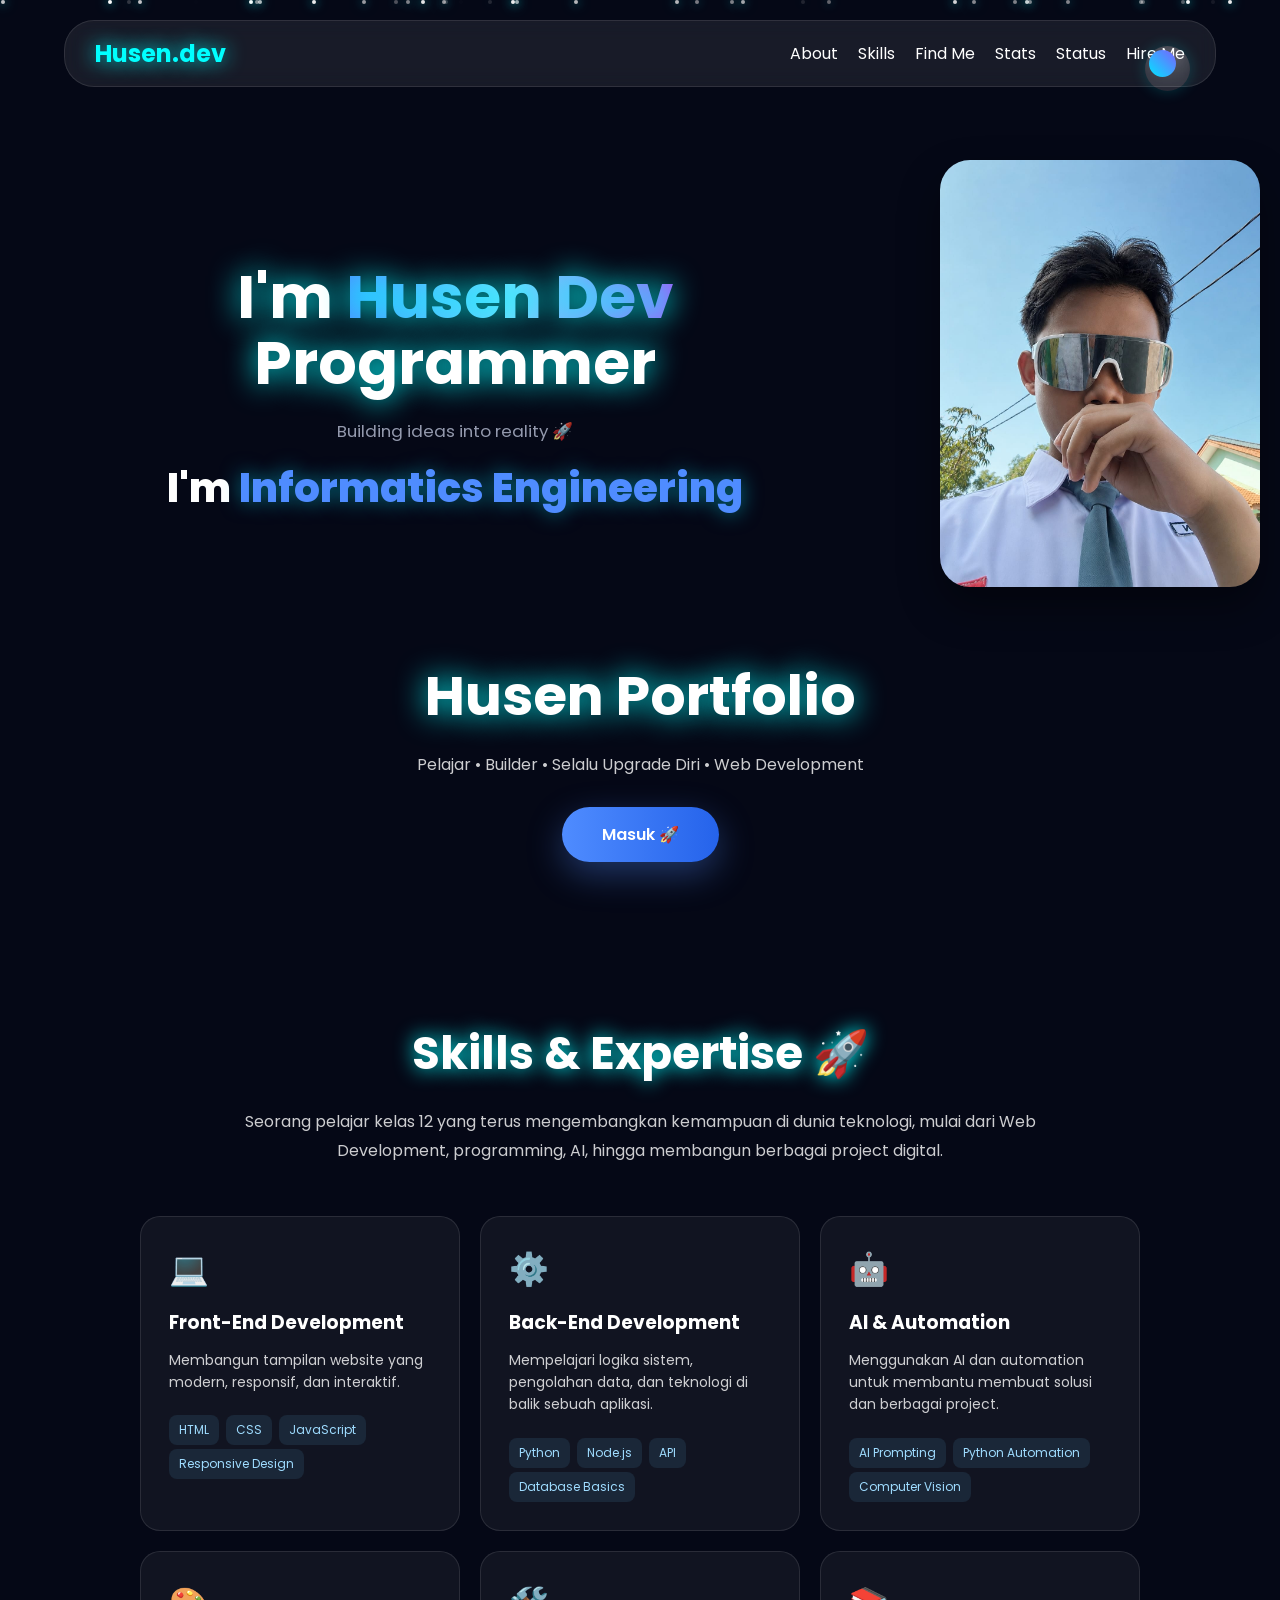
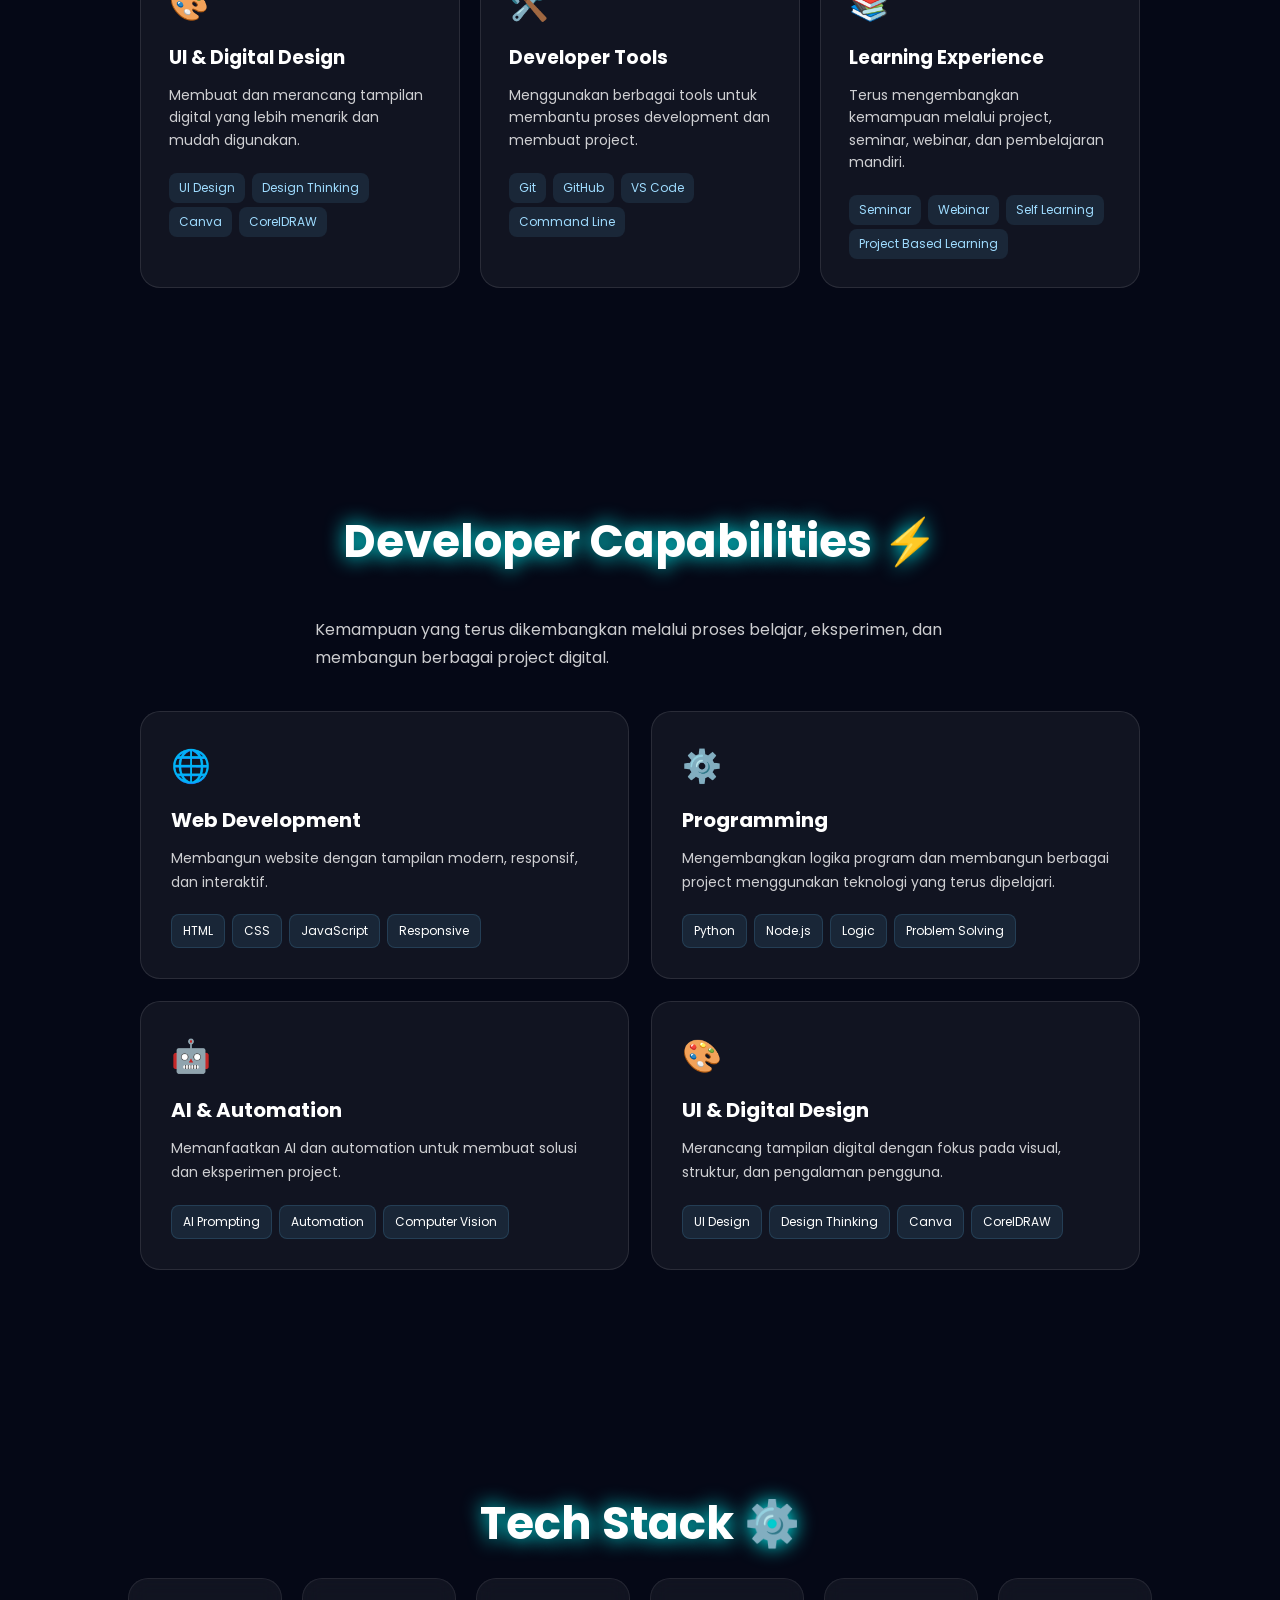
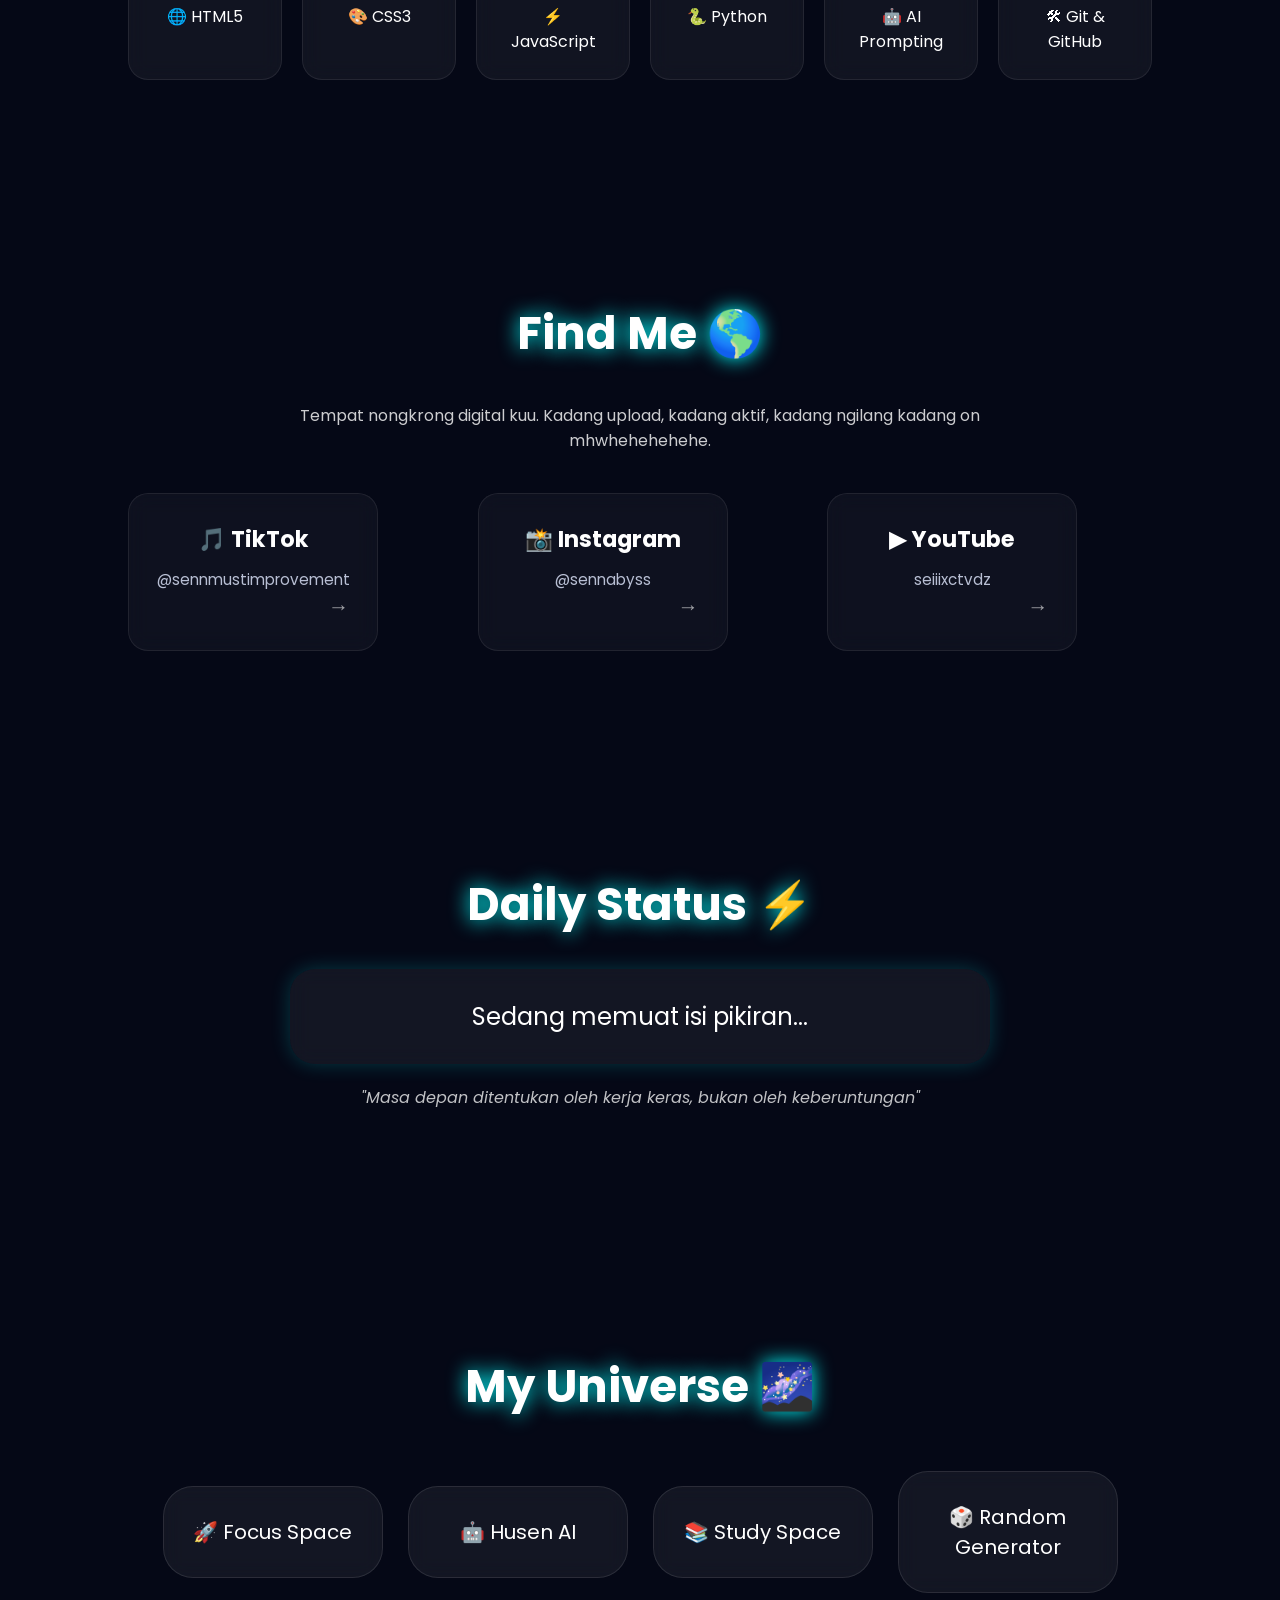
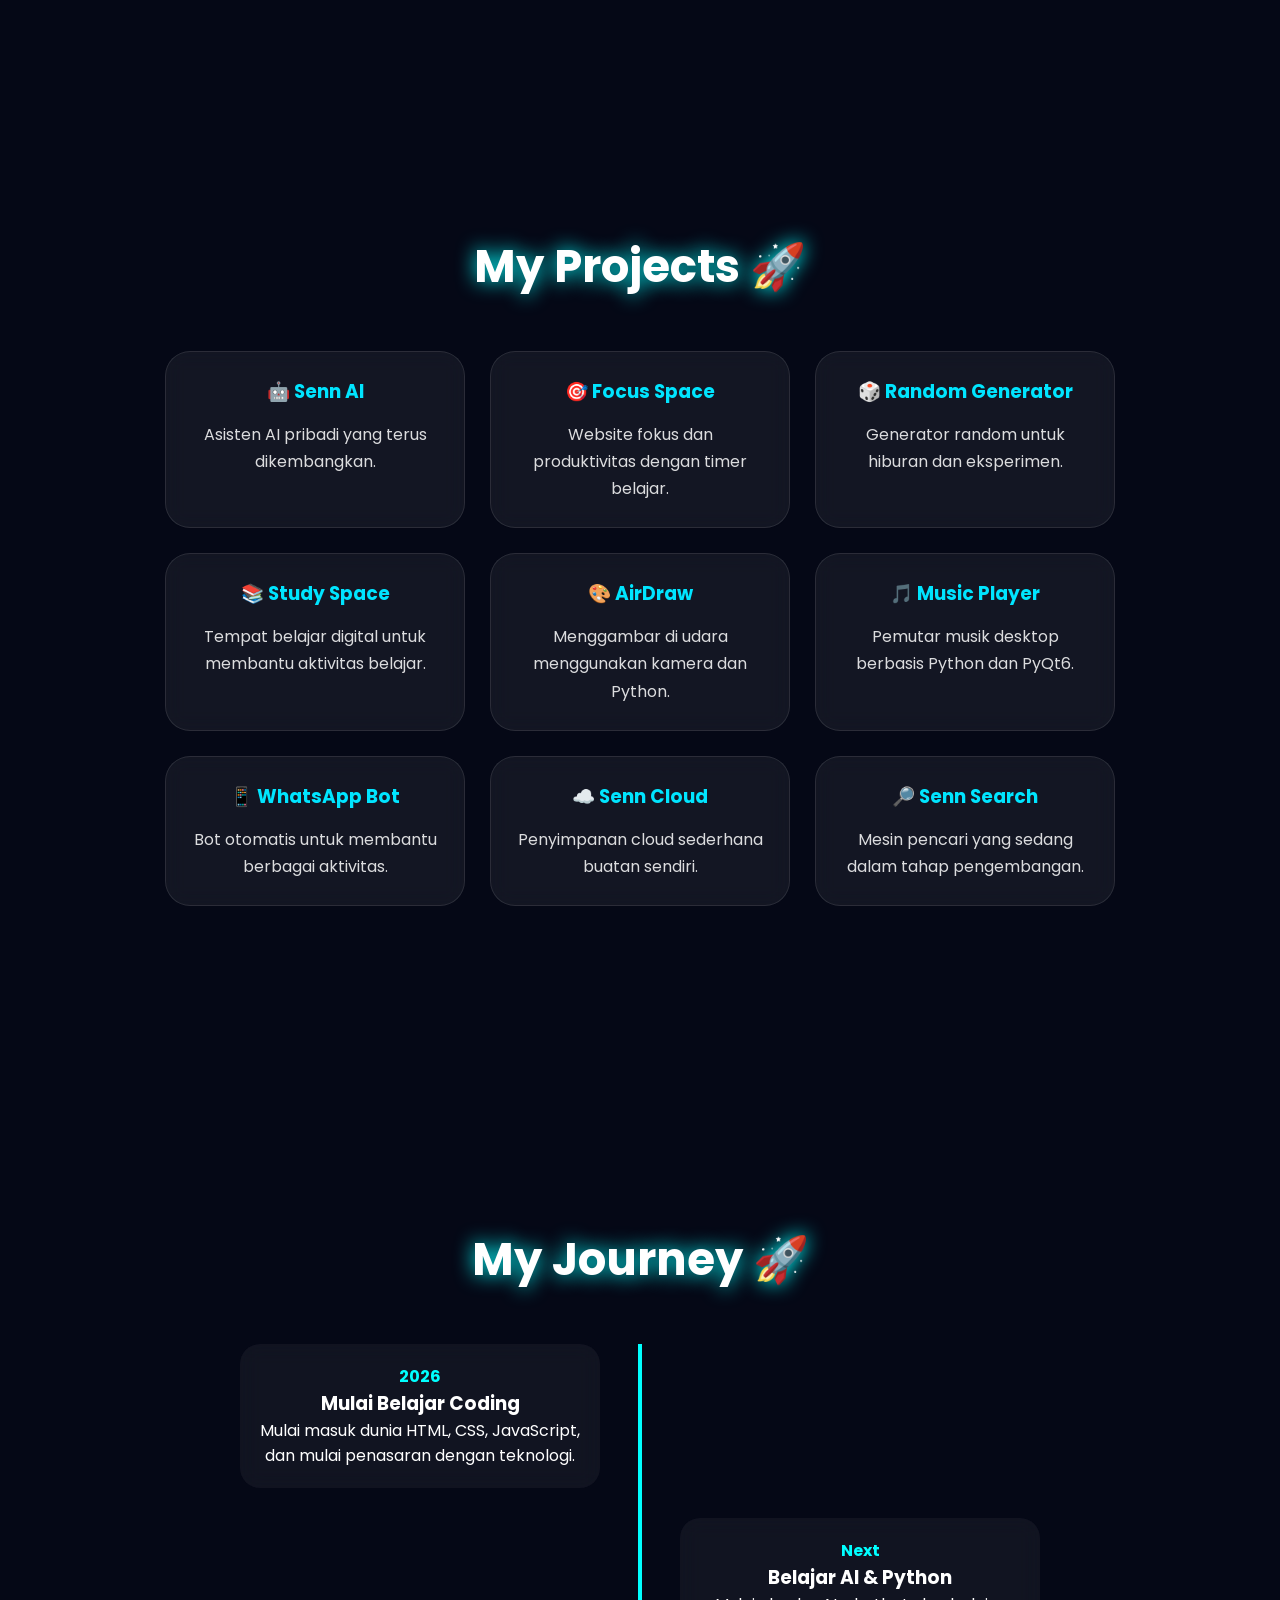
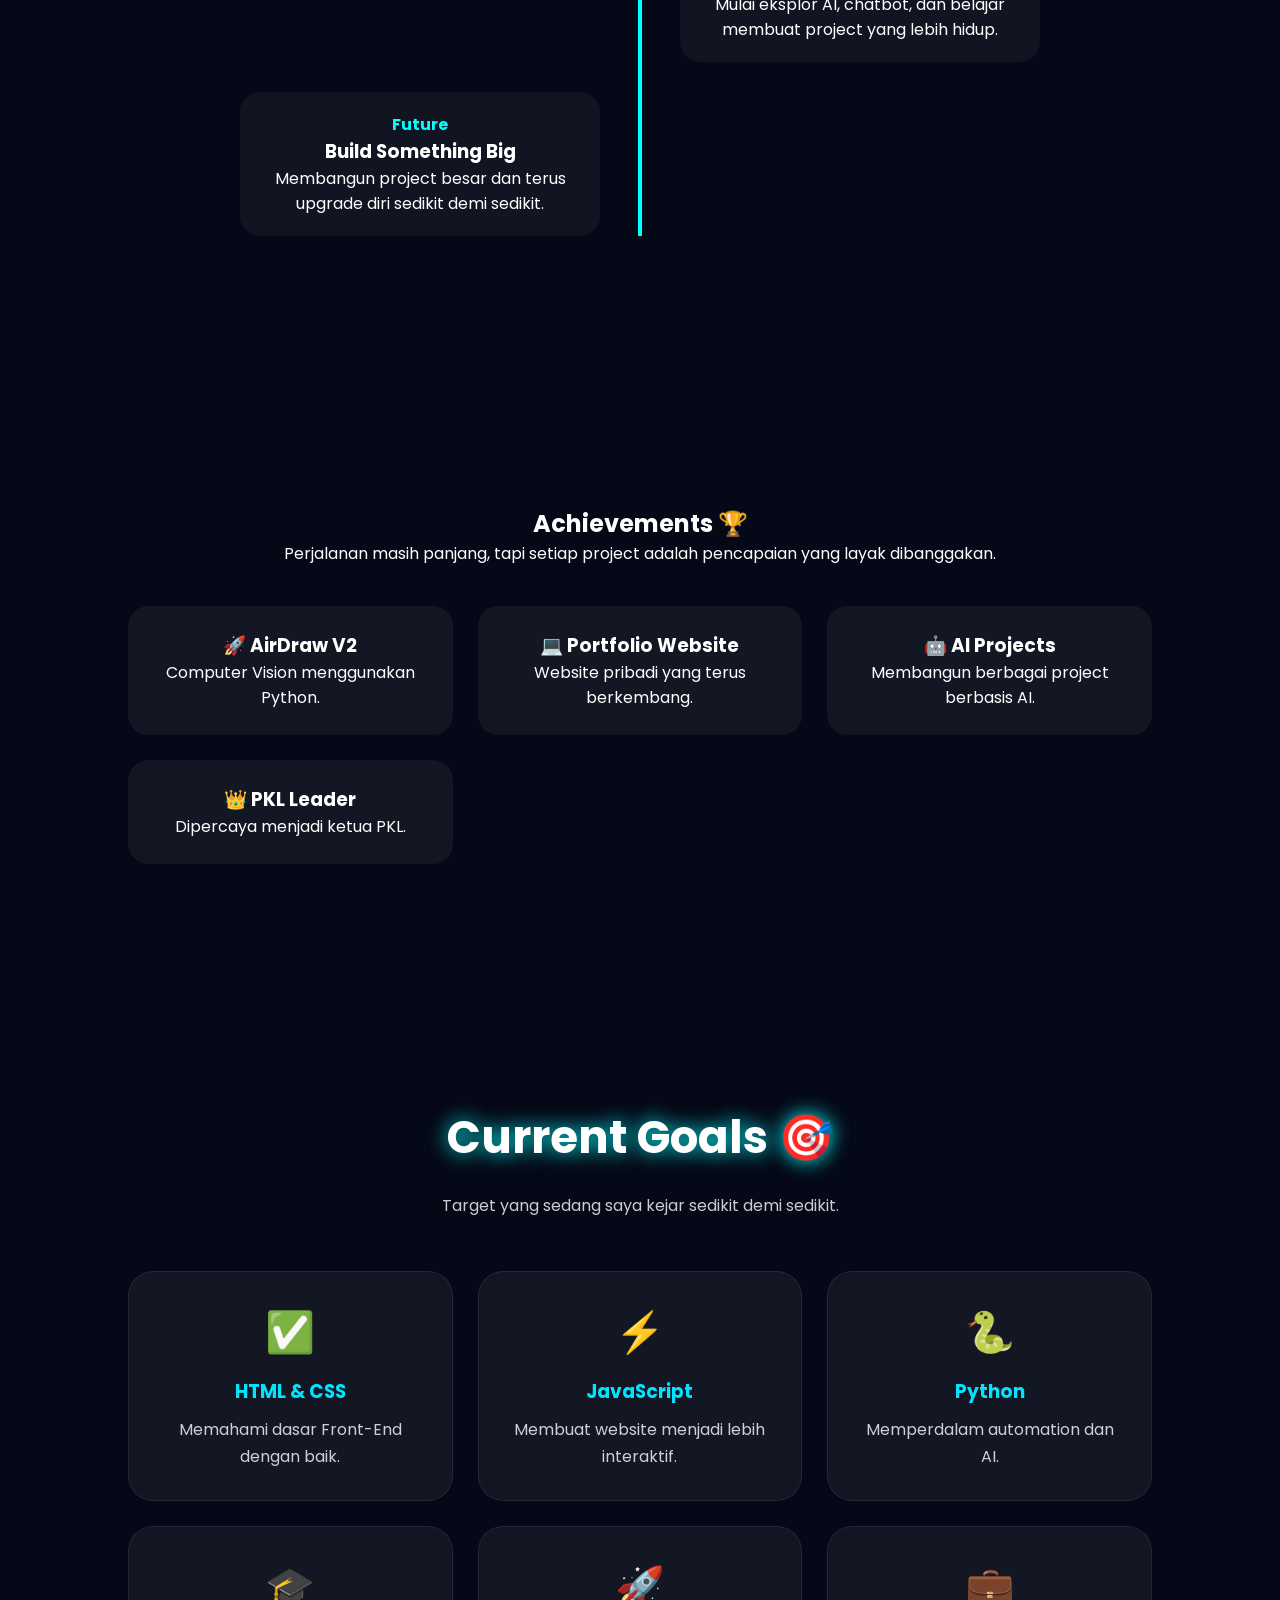
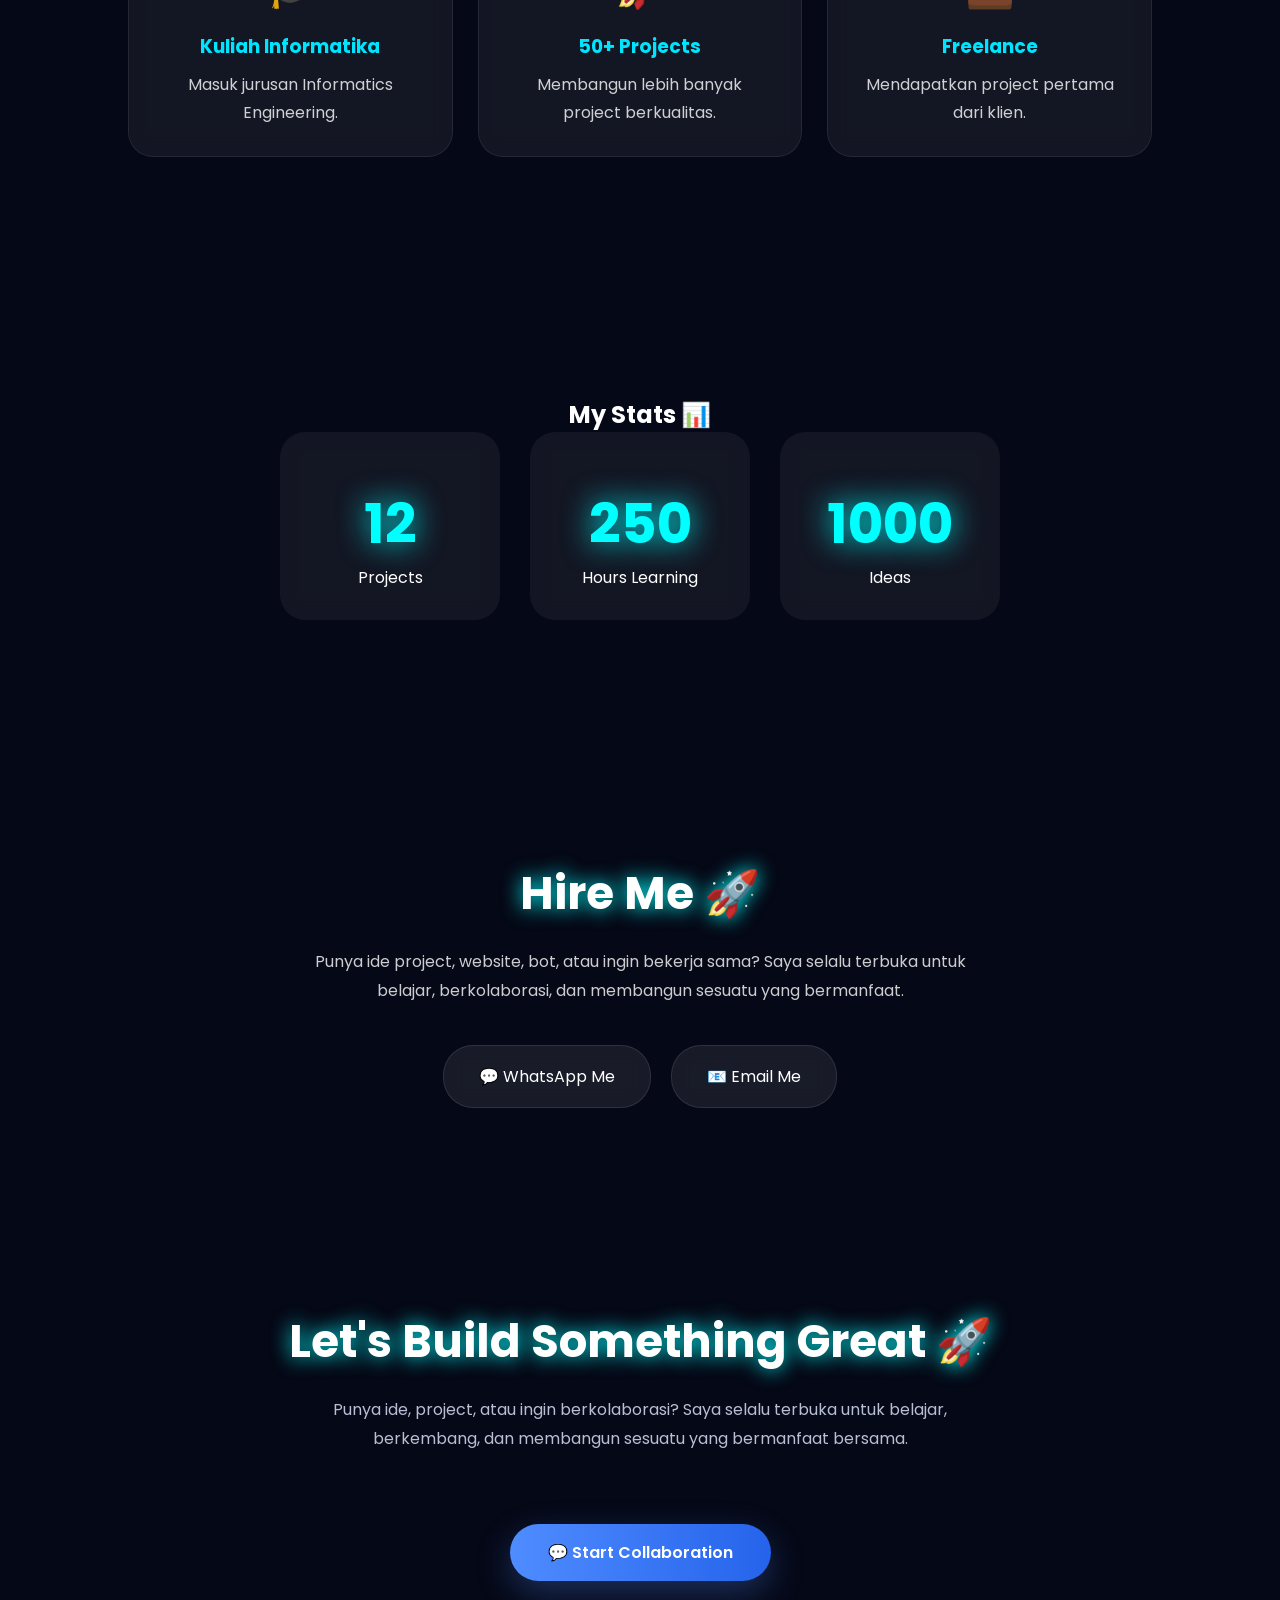
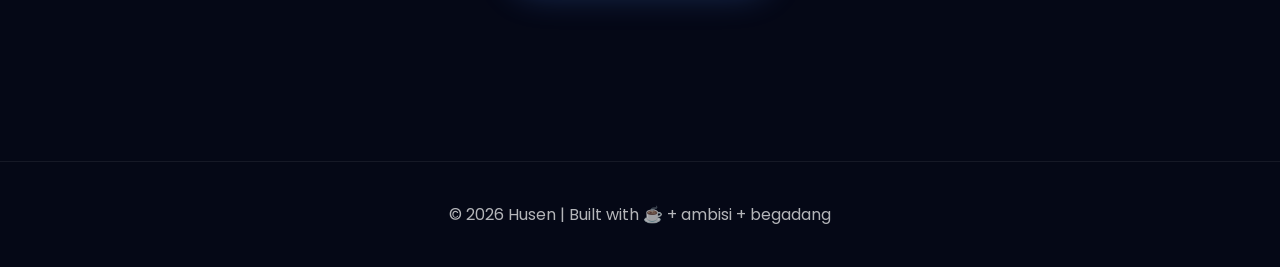
<file: index.html>
<!DOCTYPE html>
<html lang="id">
<head>
<meta charset="UTF-8">
<meta name="viewport" content="width=device-width,initial-scale=1.0">

<title>Husen Portfolio</title>

<meta name="description" content="Portfolio resmi Husen. Pelajar Informatika yang fokus pada Web Development, AI, Python, dan berbagai project digital.">

<meta name="author" content="Husen">

<meta name="theme-color" content="#111827">

<link rel="stylesheet" href="style.css">

<link href="https://fonts.googleapis.com/css2?family=Poppins:wght@300;400;700&display=swap" rel="stylesheet">

</head>
<body>

<div class="particles"></div>

<div id="loader">

<h1>Husen Portfolio ⚡</h1>

<p>Loading greatness...</p>

</div>

<header class="hero">

<div class="hero-container">

<div class="hero-text">

<h1 class="heroTitle">

I'm <span>Husen Dev</span><br>

Programmer

</h1>

<p class="heroSub">

Building ideas into reality 🚀
</p>

<h2 class="heroJob">

I'm <span>Informatics Engineering</span>

</h2>

</div>

<div class="tilt-card">

<img
id="profilePic"
src="husen.jpeg"

draggable="false">

</div>

</div>

<nav class="navbar">

<div class="logo">
Husen.dev
</div>

<ul>

<li><a href="#about">About</a></li>

<li><a href="#skills">Skills</a></li>

<li><a href="#social">Find Me</a></li>

<li><a href="#stats">Stats</a></li>

<li><a href="#quote">Status</a></li>
  
<li><a href="#hire">Hire Me</a></li>

</ul>

<div class="theme-switch" id="themeBtn">

<div class="switch-circle"></div>

</div>

</nav>

<h1 id="typing"></h1>

<p class="sub">
Pelajar • Builder • Selalu Upgrade Diri • Web Development
</p>

<a href="#about">
<button>Masuk 🚀</button>
</a>

</header>

<section id="about" class="hidden">

<h2>Skills & Expertise 🚀</h2>

<p class="about-text">
Seorang pelajar kelas 12 yang terus mengembangkan kemampuan di dunia teknologi,
mulai dari Web Development, programming, AI, hingga membangun berbagai project digital.
</p>

<div class="expertise-grid">

<div class="expertise-card">
<div class="expertise-icon">💻</div>

<h3>Front-End Development</h3>

<p>
Membangun tampilan website yang modern, responsif, dan interaktif.
</p>

<span>HTML</span>
<span>CSS</span>
<span>JavaScript</span>
<span>Responsive Design</span>

</div>


<div class="expertise-card">
<div class="expertise-icon">⚙️</div>

<h3>Back-End Development</h3>

<p>
Mempelajari logika sistem, pengolahan data, dan teknologi di balik sebuah aplikasi.
</p>

<span>Python</span>
<span>Node.js</span>
<span>API</span>
<span>Database Basics</span>

</div>


<div class="expertise-card">
<div class="expertise-icon">🤖</div>

<h3>AI & Automation</h3>

<p>
Menggunakan AI dan automation untuk membantu membuat solusi dan berbagai project.
</p>

<span>AI Prompting</span>
<span>Python Automation</span>
<span>Computer Vision</span>

</div>


<div class="expertise-card">
<div class="expertise-icon">🎨</div>

<h3>UI & Digital Design</h3>

<p>
Membuat dan merancang tampilan digital yang lebih menarik dan mudah digunakan.
</p>

<span>UI Design</span>
<span>Design Thinking</span>
<span>Canva</span>
<span>CorelDRAW</span>

</div>


<div class="expertise-card">
<div class="expertise-icon">🛠️</div>

<h3>Developer Tools</h3>

<p>
Menggunakan berbagai tools untuk membantu proses development dan membuat project.
</p>

<span>Git</span>
<span>GitHub</span>
<span>VS Code</span>
<span>Command Line</span>

</div>


<div class="expertise-card">
<div class="expertise-icon">📚</div>

<h3>Learning Experience</h3>

<p>
Terus mengembangkan kemampuan melalui project, seminar, webinar, dan pembelajaran mandiri.
</p>

<span>Seminar</span>
<span>Webinar</span>
<span>Self Learning</span>
<span>Project Based Learning</span>

</div>

</div>

</section>

<section id="skills" class="hidden">

<h2>Developer Capabilities ⚡</h2>

<p class="skills-intro">
Kemampuan yang terus dikembangkan melalui proses belajar,
eksperimen, dan membangun berbagai project digital.
</p>

<div class="capabilities-grid">

    <div class="capability-card">
        <div class="capability-icon">🌐</div>
        <h3>Web Development</h3>
        <p>
            Membangun website dengan tampilan modern, responsif,
            dan interaktif.
        </p>

        <div class="capability-tags">
            <span>HTML</span>
            <span>CSS</span>
            <span>JavaScript</span>
            <span>Responsive</span>
        </div>
    </div>


    <div class="capability-card">
        <div class="capability-icon">⚙️</div>
        <h3>Programming</h3>
        <p>
            Mengembangkan logika program dan membangun berbagai
            project menggunakan teknologi yang terus dipelajari.
        </p>

        <div class="capability-tags">
            <span>Python</span>
            <span>Node.js</span>
            <span>Logic</span>
            <span>Problem Solving</span>
        </div>
    </div>


    <div class="capability-card">
        <div class="capability-icon">🤖</div>
        <h3>AI & Automation</h3>
        <p>
            Memanfaatkan AI dan automation untuk membuat solusi
            dan eksperimen project.
        </p>

        <div class="capability-tags">
            <span>AI Prompting</span>
            <span>Automation</span>
            <span>Computer Vision</span>
        </div>
    </div>


    <div class="capability-card">
        <div class="capability-icon">🎨</div>
        <h3>UI & Digital Design</h3>
        <p>
            Merancang tampilan digital dengan fokus pada visual,
            struktur, dan pengalaman pengguna.
        </p>

        <div class="capability-tags">
            <span>UI Design</span>
            <span>Design Thinking</span>
            <span>Canva</span>
            <span>CorelDRAW</span>
        </div>
    </div>

</div>

</section>
  
<section id="tech" class="hidden">

<h2>Tech Stack ⚙️</h2>

<div class="tech-grid">

<div class="tech-card">🌐 HTML5</div>
<div class="tech-card">🎨 CSS3</div>
<div class="tech-card">⚡ JavaScript</div>
<div class="tech-card">🐍 Python</div>
<div class="tech-card">🤖 AI Prompting</div>
<div class="tech-card">🛠 Git & GitHub</div>

</div>

</section>

<section id="social" class="hidden">

<h2>Find Me 🌎</h2>

<p class="social-text">
Tempat nongkrong digital kuu. Kadang upload, kadang aktif, kadang ngilang kadang on mhwhehehehehe.
</p>

<div class="social-box">

<a href="https://www.tiktok.com/@sennmustimprovement" target="_blank">
<h3>🎵 TikTok</h3>
<p>@sennmustimprovement</p>
</a>

<a href="https://instagram.com/sennabyss" target="_blank">
<h3>📸 Instagram</h3>
<p>@sennabyss</p>
</a>

<a href="https://youtube.com/@seiiixctvdz" target="_blank">
<h3>▶ YouTube</h3>
<p>seiiixctvdz</p>
</a>

</div>

</section>

<section id="quote" class="hidden">

<h2>Daily Status ⚡</h2>

<p id="kata">
Sedang memuat isi pikiran...
</p>
<p class="kata-bawah">
"Masa depan ditentukan oleh kerja keras, bukan oleh keberuntungan"
</p>
</section>

<section id="universe">

<h2>My Universe 🌌</h2>

<div class="universe-box">

<a href="focus.html">🚀 Focus Space</a>

<a href="ai.html">🤖 Husen AI</a>

<a href="study.html">📚 Study Space</a>

<a href="random.html">🎲 Random Generator</a>

</div>

</section>

<section id="projects" class="hidden">

<h2>My Projects 🚀</h2>

<div class="project-grid">

<div class="project-card">
<h3>🤖 Senn AI</h3>
<p>Asisten AI pribadi yang terus dikembangkan.</p>
</div>

<div class="project-card">
<h3>🎯 Focus Space</h3>
<p>Website fokus dan produktivitas dengan timer belajar.</p>
</div>

<div class="project-card">
<h3>🎲 Random Generator</h3>
<p>Generator random untuk hiburan dan eksperimen.</p>
</div>

<div class="project-card">
<h3>📚 Study Space</h3>
<p>Tempat belajar digital untuk membantu aktivitas belajar.</p>
</div>

<div class="project-card">
<h3>🎨 AirDraw</h3>
<p>Menggambar di udara menggunakan kamera dan Python.</p>
</div>

<div class="project-card">
<h3>🎵 Music Player</h3>
<p>Pemutar musik desktop berbasis Python dan PyQt6.</p>
</div>

<div class="project-card">
<h3>📱 WhatsApp Bot</h3>
<p>Bot otomatis untuk membantu berbagai aktivitas.</p>
</div>

<div class="project-card">
<h3>☁️ Senn Cloud</h3>
<p>Penyimpanan cloud sederhana buatan sendiri.</p>
</div>

<div class="project-card">
<h3>🔎 Senn Search</h3>
<p>Mesin pencari yang sedang dalam tahap pengembangan.</p>
</div>

</div>

</section>

<button id="topBtn">

↑

</button>

<script src="script.js"></script>

<section id="journey" class="hidden">

<h2>My Journey 🚀</h2>

<div class="timeline">

<div class="step">
<span>2026</span>
<h3>Mulai Belajar Coding</h3>
<p>
Mulai masuk dunia HTML, CSS, JavaScript, dan mulai penasaran dengan teknologi.
</p>
</div>

<div class="step">
<span>Next</span>
<h3>Belajar AI & Python</h3>
<p>
Mulai eksplor AI, chatbot, dan belajar membuat project yang lebih hidup.
</p>
</div>

<div class="step">
<span>Future</span>
<h3>Build Something Big</h3>
<p>
Membangun project besar dan terus upgrade diri sedikit demi sedikit.
</p>
</div>

</div>

</section>
<section id="achievement" class="hidden">

<h2>Achievements 🏆</h2>

<p class="achievement-text">
Perjalanan masih panjang, tapi setiap project adalah pencapaian yang layak dibanggakan.
</p>

<div class="achievement-grid">

<div class="achievement-card">
<h3>🚀 AirDraw V2</h3>
<p>Computer Vision menggunakan Python.</p>
</div>

<div class="achievement-card">
<h3>💻 Portfolio Website</h3>
<p>Website pribadi yang terus berkembang.</p>
</div>

<div class="achievement-card">
<h3>🤖 AI Projects</h3>
<p>Membangun berbagai project berbasis AI.</p>
</div>

<div class="achievement-card">
<h3>👑 PKL Leader</h3>
<p>Dipercaya menjadi ketua PKL.</p>
</div>

</div>

</section>
<section id="goals" class="hidden">

<h2>Current Goals 🎯</h2>

<p class="goals-text">
Target yang sedang saya kejar sedikit demi sedikit.
</p>

<div class="goal-list">

<div class="goal-card">
<span>✅</span>
<h3>HTML & CSS</h3>
<p>Memahami dasar Front-End dengan baik.</p>
</div>

<div class="goal-card">
<span>⚡</span>
<h3>JavaScript</h3>
<p>Membuat website menjadi lebih interaktif.</p>
</div>

<div class="goal-card">
<span>🐍</span>
<h3>Python</h3>
<p>Memperdalam automation dan AI.</p>
</div>

<div class="goal-card">
<span>🎓</span>
<h3>Kuliah Informatika</h3>
<p>Masuk jurusan Informatics Engineering.</p>
</div>

<div class="goal-card">
<span>🚀</span>
<h3>50+ Projects</h3>
<p>Membangun lebih banyak project berkualitas.</p>
</div>

<div class="goal-card">
<span>💼</span>
<h3>Freelance</h3>
<p>Mendapatkan project pertama dari klien.</p>
</div>

</div>

</section>
  
<section id="stats" class="hidden">

<h2>My Stats 📊</h2>

<div class="stats-box">

<div class="stat-card">
<h1 id="projectCount">0</h1>
<p>Projects</p>
</div>

<div class="stat-card">
<h1 id="learnCount">0</h1>
<p>Hours Learning</p>
</div>

<div class="stat-card">
<h1 id="coffeeCount">0</h1>
<p>Ideas</p>
</div>

</div>

</section>
<section id="hire" class="hidden">

<h2>Hire Me 🚀</h2>

<p class="hire-text">
Punya ide project, website, bot, atau ingin bekerja sama?
Saya selalu terbuka untuk belajar, berkolaborasi, dan membangun sesuatu yang bermanfaat.
</p>

<div class="hire-buttons">

<a href="https://wa.me/6287753361270" target="_blank">
💬 WhatsApp Me
</a>

<a href="mailto:hussein.ulumudin01@gmail.com">
📧 Email Me
</a>

</div>
<section id="cta" class="hidden">

    <h2>Let's Build Something Great 🚀</h2>

    <p>
        Punya ide, project, atau ingin berkolaborasi?
        Saya selalu terbuka untuk belajar, berkembang, dan membangun sesuatu yang bermanfaat bersama.
    </p>

    <div class="cta-buttons">
        <a href="https://wa.me/6287753361270" target="_blank">
            <button>💬 Start Collaboration</button>
        </a>
    </div>

</section>
  
</section>
  
<footer>

<p>
© 2026 Husen | Built with ☕ + ambisi + begadang
</p>

</footer>
</body>
</html>
</file>
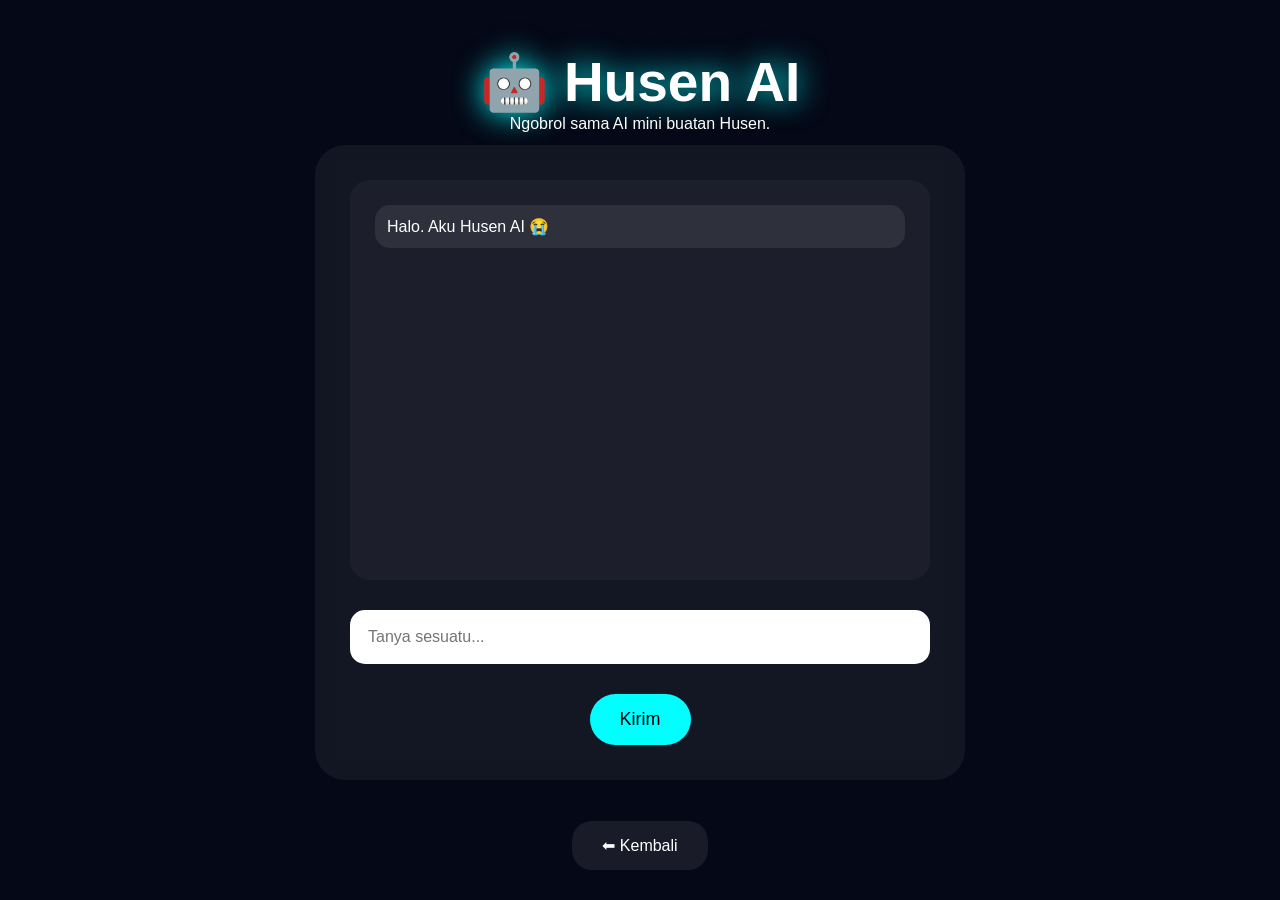
<file: ai.html>
<!DOCTYPE html>
<html>

<head>

<title>🤖 Husen AI</title>

<link rel="stylesheet"
href="style.css">

</head>

<body>

<section class="ai-page">

<h1>🤖 Husen AI</h1>

<p>

Ngobrol sama AI mini buatan Husen.

</p>

<div class="ai-box">

<div id="chatBox">

<div class="ai-message">

Halo. Aku Husen AI 😭

</div>

</div>

<input
type="text"
id="userInput"

placeholder=
"Tanya sesuatu...">

<button
onclick="sendMessage()">

Kirim

</button>

</div>

<a
class="backBtn"
href="index.html">

⬅ Kembali

</a>

</section>

<script>

function sendMessage(){

let input=

document.getElementById(
"userInput"
);

let text=
input.value
.toLowerCase();

if(text=="")
return;

let chat=
document.getElementById(
"chatBox"
);

chat.innerHTML+=

`<div class=
"user-message">

${text}

</div>`;

let reply="";

if(
text.includes(
"halo"
)
)

reply=
"Halooooooo jugaaaaaa 😭";

else if(
text.includes(
"siapa kamu"
)
)

reply=
"Aku Husen AI";

else if(
text.includes(
"capek" 
)
)

reply=
"Pelan juga progress 🗿";

else if(
text.includes(
"semangat"
)
)

reply=
"Kamu lebih kuat dari tugas numpuk 😭🔥";

else

reply=
"Aku belum sepintar ChatGPT 😭";

chat.innerHTML+=

`<div class=
"ai-message">

${reply}

</div>`;

input.value="";

chat.scrollTop=
chat.scrollHeight;

}

</script>

</body>

</html>
</file>
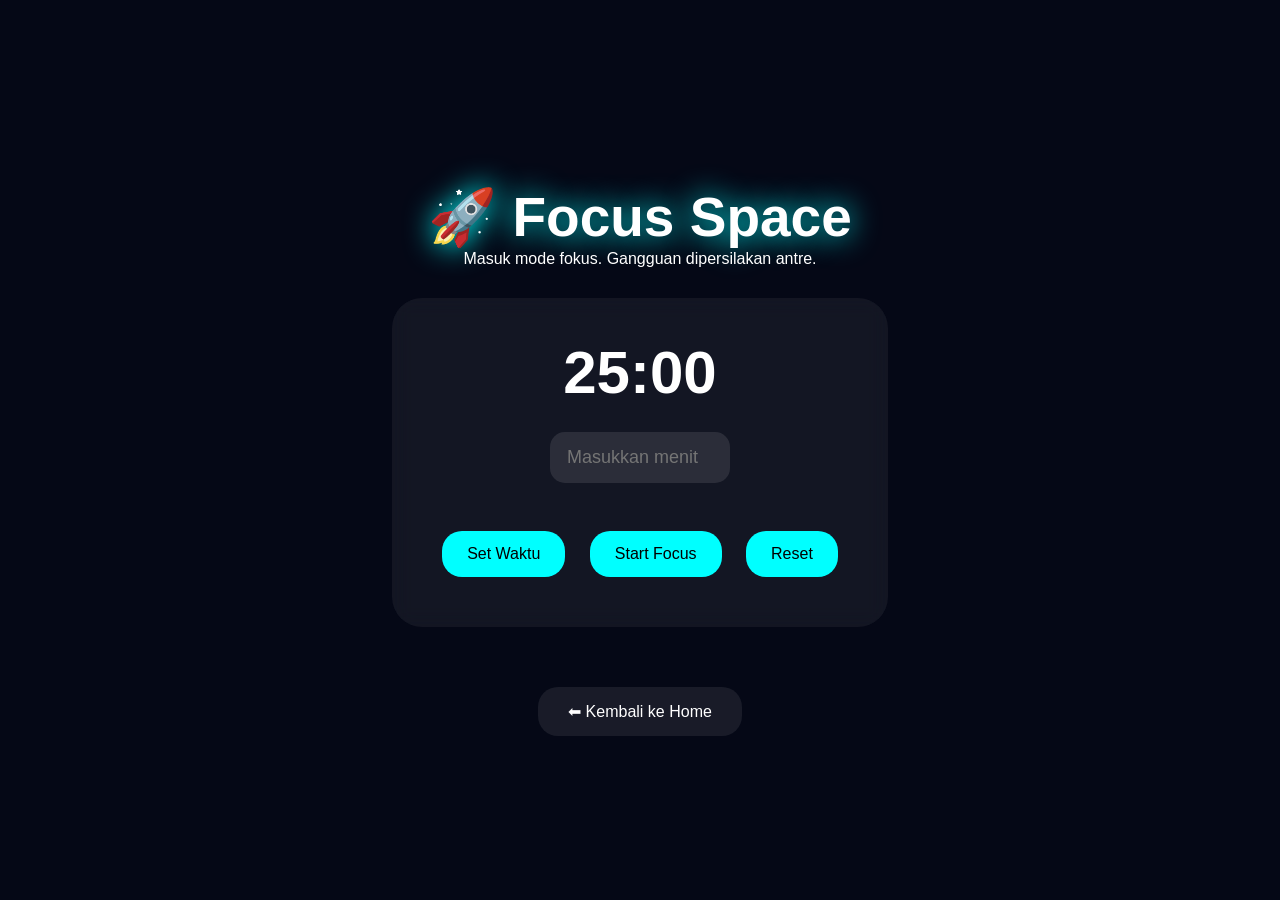
<file: focus.html>
<!DOCTYPE html>
<html>

<head>

<title>Focus Space 🚀</title>

<link rel="stylesheet" href="style.css">

</head>

<body>

<section class="focus-page">

<h1>🚀 Focus Space</h1>

<p>
Masuk mode fokus. Gangguan dipersilakan antre.
</p>

<div class="focus-box">

<h2 id="timer">25:00</h2>

<input
type="number"
id="minutesInput"
placeholder="Masukkan menit">

<br><br>

<button onclick="setCustomTime()">
Set Waktu
</button>

<button onclick="startTimer()">
Start Focus
</button>

<button onclick="resetTimer()">
Reset
</button>

</div>

<a class="backBtn"
href="index.html">

⬅ Kembali ke Home

</a>

</section>

<script>

let time=1500;

let timerRunning;

const timer=
document.getElementById(
"timer"
);

function updateDisplay(){

let minutes=
Math.floor(time/60);

let seconds=
time%60;

timer.innerHTML=

minutes+":"

+(seconds<10?
"0":"")+seconds;

}

function setCustomTime(){

let input=
document.getElementById(
"minutesInput"
).value;

if(input>0){

clearInterval(
timerRunning
);

time=input*60;

updateDisplay();

}

}

function startTimer(){

clearInterval(
timerRunning
);

timerRunning=
setInterval(()=>{

time--;

updateDisplay();

if(time<=0){

clearInterval(
timerRunning
);

alert(
"🔥 Fokus selesai"
);

}

},1000);

}

function resetTimer(){

clearInterval(
timerRunning
);

time=1500;

updateDisplay();

}

updateDisplay();

</script>

</body>

</html>
</file>
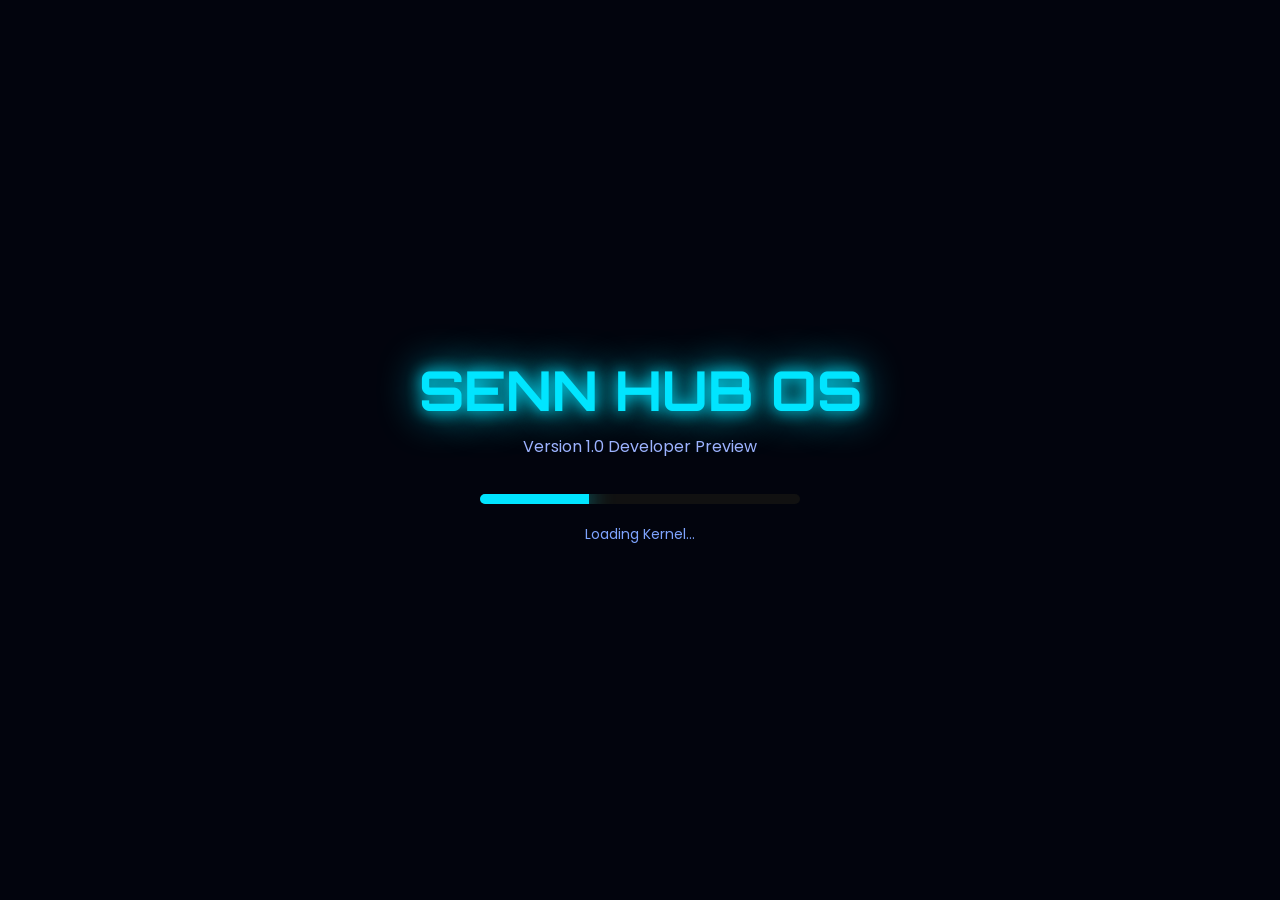
<file: os.html>
<!DOCTYPE html>
<html lang="en">
<head>
<meta charset="UTF-8">
<meta name="viewport" content="width=device-width, initial-scale=1.0">
<title>Senn Hub OS</title>

<style>
@import url('https://fonts.googleapis.com/css2?family=Orbitron:wght@400;600;700&family=Poppins:wght@300;400;500;600&display=swap');

:root{
    --bg:#050816;
    --bg2:#0d1b4f;
    --cyan:#00e5ff;
    --white:#ffffff;
    --glass:rgba(255,255,255,.05);
    --border:rgba(255,255,255,.12);
    --shadow:0 0 25px rgba(0,229,255,.35);
}
    
*{
    margin:0;
    padding:0;
    box-sizing:border-box;
    font-family:'Poppins',sans-serif;
}

body{
    background:
    linear-gradient(rgba(0,229,255,.05) 1px,transparent 1px),
    linear-gradient(90deg,rgba(0,229,255,.05) 1px,transparent 1px),
    var(--bg);

    background-size:40px 40px;
    color:var(--white);
    overflow:hidden;
    animation:gridMove 18s linear infinite;
}

/* ==========================
   Boot Screen
========================== */

#boot{
    position:fixed;
    inset:0;
    background:#02040d;
    display:flex;
    justify-content:center;
    align-items:center;
    flex-direction:column;
    z-index:9999;
}

.logo{
    font-family:'Orbitron',sans-serif;
    font-size:55px;
    font-weight:bold;
    color:var(--cyan);
    text-shadow:
        0 0 15px var(--cyan),
        0 0 40px var(--cyan);
}

.version{
    margin-top:10px;
    color:#9cb3ff;
}

.loading{
    width:320px;
    height:10px;
    background:#111;
    margin-top:35px;
    border-radius:30px;
    overflow:hidden;
}

.bar{
    width:0%;
    height:100%;
    background:var(--cyan);
    box-shadow:0 0 25px var(--cyan);
    transition:.05s;
}

.status{
    margin-top:20px;
    color:#7ea4ff;
    font-size:14px;
}

/* ==========================
   Desktop
========================== */

#desktop{
    display:none;
    width:100%;
    height:100vh;
    background:
radial-gradient(circle at top,var(--bg2),var(--bg) 70%);
}

.topbar{

height:60px;

background:rgba(255,255,255,.05);

backdrop-filter:blur(12px);

display:flex;

justify-content:space-between;

align-items:center;

padding:0 25px;

border-bottom:1px solid rgba(255,255,255,.1);

}

.brand{
    font-family:'Orbitron',sans-serif;
    font-size:22px;
    font-weight:bold;
    color:var(--cyan);
}

.clock{

font-size:18px;

color:var(--white);

}

.center{

height:calc(100vh - 60px);

display:flex;

justify-content:center;

align-items:center;

flex-direction:column;

}

.center h1{

font-size:65px;

color:var(--cyan);

text-shadow:0 0 20px var(--cyan);

}

.center p{

margin-top:15px;

font-size:18px;

color:#bbb;

}

.launch{

margin-top:40px;

padding:16px 35px;

border:none;

border-radius:15px;

background:var(--cyan);

color:#000;

font-size:18px;

font-weight:bold;

cursor:pointer;

transition:.3s;

}

.launch:hover{

transform:scale(1.08);

box-shadow:0 0 25px var(--cyan);
}
 @keyframes gridMove{
    from{
        background-position:0 0;
    }
    to{
        background-position:40px 40px;
    }
 }
</style>
</head>

<body>

<div id="boot">

<div class="logo">SENN HUB OS</div>

<div class="version">
Version 1.0 Developer Preview
</div>

<div class="loading">

<div class="bar"></div>

</div>

<div class="status" id="status">
Initializing...
</div>

</div>

<div id="desktop">

<div class="topbar">

<div class="brand">
Senn Hub OS
</div>

<div class="clock" id="clock">
00:00:00
</div>

</div>

<div class="center">

<div class="apps">

<div class="app">
📁
<span>Projects</span>
</div>

<div class="app">
💻
<span>Terminal</span>
</div>

<div class="app">
📊
<span>Dashboard</span>
</div>

<div class="app">
👤
<span>About</span>
</div>

<div class="app">
⚙️
<span>Settings</span>
</div>

<div class="app">
📞
<span>Contact</span>
</div>

</div>

</div>

</div>

<script>

const status=document.getElementById("status");

const boot=document.getElementById("boot");

const desktop=document.getElementById("desktop");

const bar=document.querySelector(".bar");

const text=[
"Loading Kernel...",
"Loading Security...",
"Loading Network...",
"Loading Interface...",
"Launching Senn Hub OS..."
];

let p=0;

let i=0;

const loading=setInterval(()=>{

p++;

bar.style.width=p+"%";

if(p%20===0&&i<text.length){

status.innerHTML=text[i];

i++;

}

if(p>=100){

clearInterval(loading);

boot.style.display="none";

desktop.style.display="block";

}

},35);

function clock(){

const now=new Date();

document.getElementById("clock").innerHTML=

now.toLocaleTimeString();

}

setInterval(clock,1000);

clock();

</script>

</body>
</html>
</file>
<file: style.css>
*{
margin:0;
padding:0;
box-sizing:border-box;
font-family:Poppins,sans-serif;
scroll-behavior:smooth;
}

body{

background:#050816;
color:white;
overflow-x:hidden;

}

.hero{

min-height:100vh;

position:relative;

padding-top:120px;

text-align:center;

}

.banner{

width:85%;

max-width:1000px;

height:300px;

object-fit:cover;

margin-top:50px;

border-radius:30px;

border:3px solid cyan;

box-shadow:
0 0 40px cyan;

animation:
float 3s infinite ease-in-out;

}

h1{

font-size:55px;

margin-top:20px;

text-shadow:
0 0 30px cyan;

}

.sub{

opacity:.8;
margin-top:15px;

}

button{

margin-top:30px;

padding:15px 30px;

border:none;

border-radius:30px;

background:cyan;

font-size:18px;

cursor:pointer;

transition:.4s;

}

button:hover{

transform:scale(1.1);

}

.glow{

position:absolute;

width:500px;
height:500px;

background:cyan;

filter:blur(180px);

opacity:.2;

}

@keyframes float{

50%{

transform:
translateY(-15px);

}

}

section{

padding:100px 10%;

}

#about{

padding:120px 10%;

text-align:center;

}

#about h2{

font-size:45px;

margin-bottom:20px;

text-shadow:
0 0 20px cyan;

}

.about-text{

max-width:800px;

margin:auto;

opacity:.8;

line-height:1.8;

margin-bottom:50px;

}

.card-container{

display:flex;

justify-content:center;

gap:25px;

flex-wrap:wrap;

}

.card{

width:300px;

padding:25px;

border-radius:25px;

background:
rgba(
255,
255,
255,
0.05
);

backdrop-filter:
blur(10px);

border:
1px solid rgba(
255,
255,
255,
0.1
);

transition:.5s;

}

.card:hover{

transform:
translateY(-10px);

box-shadow:
0 0 30px cyan;

}

.card h3{

margin-bottom:15px;

}

#skills{

padding:100px 10%;

}

#skills h2{

font-size:45px;

margin-bottom:40px;

text-align:center;

text-shadow:
0 0 20px cyan;

}


.skill{

margin:35px 0;

}

.skill p{

margin-bottom:10px;

font-size:18px;

}


.bar{

width:100%;

height:28px;

background:
rgba(255,255,255,.1);

border-radius:30px;

overflow:hidden;

}


.fill{

height:100%;

display:flex;

justify-content:flex-end;

align-items:center;

padding-right:10px;

font-size:13px;

font-weight:bold;

animation:
load 2s;

}


.html{

width:42%;

background:
linear-gradient(
90deg,
cyan,
blue
);

}

.css{

width:66%;

background:
linear-gradient(
90deg,
violet,
cyan
);

}

.js{

width:65%;

background:
linear-gradient(
90deg,
orange,
red
);

}

.ai{

width:95%;

background:
linear-gradient(
90deg,
lime,
cyan
);

}



@keyframes load{

from{

width:0;

}

}



#social{

padding:120px 10%;

text-align:center;

}


#social h2{

font-size:45px;

margin-bottom:35px;

text-shadow:
0 0 20px cyan;

}


.social-box{

display:flex;

justify-content:center;

gap:20px;

flex-wrap:wrap;

}


.social-box a{

padding:15px 25px;

border-radius:40px;

text-decoration:none;

color:white;

background:
rgba(
255,
255,
255,
0.08
);

border:
1px solid rgba(
255,
255,
255,
0.1
);

transition:.4s;

}


.social-box a:hover{

transform:
translateY(-10px);

box-shadow:
0 0 25px cyan;

}

#journey{

padding:120px 10%;

text-align:center;

}

#journey h2{

font-size:45px;

margin-bottom:50px;

text-shadow:0 0 20px cyan;

}

.timeline{

max-width:800px;

margin:auto;

position:relative;

}

.timeline::before{

content:"";

position:absolute;

left:50%;

width:4px;

height:100%;

background:cyan;

transform:translateX(-50%);

}

.step{

width:45%;

padding:20px;

margin:30px 0;

background:
rgba(255,255,255,.05);

border-radius:20px;

backdrop-filter:
blur(10px);

position:relative;

}

.step:nth-child(odd){

margin-right:auto;

}

.step:nth-child(even){

margin-left:auto;

}

.step:hover{

transform:scale(1.05);

box-shadow:0 0 30px cyan;

transition:.4s;

}

.step span{

color:cyan;

font-weight:bold;

}

#social{

padding:100px 10%;
text-align:center;

}

.social-text{

margin:20px auto;
max-width:700px;
opacity:.8;

}

.social-box{

display:flex;
justify-content:center;
align-items:center;

gap:30px;

flex-wrap:wrap;

}

.social-box a{

width:250px;

padding:30px 20px;

text-decoration:none;

color:white;

border-radius:25px;

background:rgba(255,255,255,.07);

backdrop-filter:blur(10px);

border:1px solid rgba(255,255,255,.1);

transition:.5s;

}

.social-box a:hover{

transform:translateY(-10px);

box-shadow:0 0 25px cyan;

}

#stats{

padding:120px 10%;
text-align:center;

}

.stats-box{

display:flex;

justify-content:center;

gap:30px;

flex-wrap:wrap;

}

.stat-card{

width:220px;

padding:30px;

border-radius:25px;

background:
rgba(255,255,255,.06);

backdrop-filter:blur(10px);

transition:.5s;

}

.stat-card:hover{

transform:translateY(-10px);

box-shadow:0 0 30px cyan;

}

.stat-card h1{

font-size:55px;

color:cyan;

}

#quote{

padding:120px 10%;

text-align:center;

}

#quote h2{

font-size:45px;

margin-bottom:30px;

text-shadow:
0 0 20px cyan;

}

#kata{

font-size:24px;

max-width:700px;

margin:auto;

padding:30px;

border-radius:25px;

background:
rgba(255,255,255,.06);

backdrop-filter:
blur(10px);

box-shadow:
0 0 20px rgba(0,255,255,.2);

}

.navbar{

position:fixed;

top:20px;

left:50%;

transform:translateX(-50%);

width:90%;

padding:15px 30px;

display:flex;

justify-content:space-between;

align-items:center;

border-radius:30px;

background:
rgba(255,255,255,.08);

backdrop-filter:
blur(10px);

z-index:9999;

border:
1px solid rgba(255,255,255,.1);

}

.logo{

font-size:24px;

font-weight:bold;

color:cyan;

text-shadow:
0 0 20px cyan;

}

.navbar ul{

display:flex;

gap:20px;

list-style:none;

}

.navbar a{

color:white;

text-decoration:none;

transition:.3s;

}

.navbar a:hover{

color:cyan;

text-shadow:
0 0 15px cyan;

}

.python{

width:45%;

background:
linear-gradient(
90deg,
yellow,
green
);

}

.ui{

width:70%;

background:
linear-gradient(
90deg,
pink,
purple
);

}

.problem{

width:88%;

background:
linear-gradient(
90deg,
cyan,
blue
);

}

.belajar{

width:100%;

background:
linear-gradient(
90deg,
lime,
cyan
);

}

.over{

width:100%;

background:
linear-gradient(
90deg,
orange,
red
);

}

footer{

padding:40px;

text-align:center;

opacity:.7;

margin-top:100px;

border-top:
1px solid rgba(255,255,255,.1);

}

#topBtn{

position:fixed;

right:25px;

bottom:25px;

width:55px;

height:55px;

border:none;

border-radius:18px;

background:rgba(255,255,255,.08);

backdrop-filter:blur(10px);

color:white;

font-size:28px;

cursor:pointer;

opacity:0;

pointer-events:none;

transform:translateY(30px);

transition:.4s;

z-index:999;

box-shadow:
0 0 20px rgba(0,255,255,.15);

}

#topBtn.show{

opacity:1;

pointer-events:auto;

transform:translateY(0);

}

#topBtn:hover{

transform:translateY(-6px) scale(1.08);

box-shadow:
0 0 30px rgba(0,255,255,.5);

}

#topBtn:hover{

transform:
scale(1.1);

}

#loader{

position:fixed;

top:0;
left:0;

width:100%;
height:100%;

background:#050816;

display:flex;

justify-content:center;

align-items:center;

flex-direction:column;

z-index:99999;

transition:1s;

}

#loader h1{

font-size:50px;

color:cyan;

text-shadow:
0 0 20px cyan,
0 0 50px cyan;

animation:
nyala 1.5s infinite alternate;

}

#loader p{

margin-top:10px;

opacity:.7;

}

@keyframes nyala{

from{

opacity:.5;

}

to{

opacity:1;

}

}

.particles{

position:fixed;

top:0;
left:0;

width:100%;
height:100%;

pointer-events:none;

z-index:-1;

overflow:hidden;

}

.particles span{

position:absolute;

display:block;

width:4px;

height:4px;

border-radius:50%;

background:white;

box-shadow:
0 0 10px cyan,
0 0 20px cyan;

animation:
gerak 15s linear infinite;

}

@keyframes gerak{

from{

transform:
translateY(100vh);

opacity:0;

}

20%{

opacity:1;

}

to{

transform:
translateY(-100vh);

opacity:0;

}

}

#themeBtn{

width:45px;

height:45px;

border:none;

border-radius:50%;

cursor:pointer;

font-size:20px;

background:
rgba(255,255,255,.1);

color:white;

transition:.4s;

}

#themeBtn:hover{

transform:rotate(25deg);

box-shadow:
0 0 20px cyan;

}



.light-mode{

background:white !important;

color:black !important;

}



.light-mode .navbar{

background:
rgba(0,0,0,.08);

}



.light-mode .card,
.light-mode .stat-card,
.light-mode .social-box a,
.light-mode .skill{

color:black;

}

.hidden{

opacity:1;

transform:
translateY(80px);

transition:
all 1s ease;

}

.show{

opacity:1;

transform:
translateY(0);

}

.kata-bawah{

margin-top:20px;

opacity:.75;

font-size:16px;

max-width:700px;

margin-left:auto;

margin-right:auto;

line-height:1.8;

font-style:italic;

padding:0 20px;

}

#universe{
padding:120px 10%;
text-align:center;
}

#universe h2{
font-size:45px;
margin-bottom:15px;
text-shadow:0 0 20px cyan;
}

.universe-box{
display:flex;
justify-content:center;
align-items:center;
gap:25px;
flex-wrap:wrap;
margin-top:50px;
}

.universe-box a{
width:220px;
padding:30px 20px;
border-radius:30px;
text-decoration:none;
color:white;
background:rgba(255,255,255,.06);
border:1px solid rgba(255,255,255,.1);
backdrop-filter:blur(10px);
transition:.5s;
display:flex;
flex-direction:column;
align-items:center;
font-size:20px;
}

.universe-box a:hover{
transform:translateY(-15px);
box-shadow:0 0 30px cyan;
}

.focus-page{

min-height:100vh;

display:flex;

flex-direction:column;

justify-content:center;

align-items:center;

text-align:center;

padding:50px;

}

.focus-box{

padding:40px;

border-radius:30px;

background:rgba(255,255,255,.06);

backdrop-filter:blur(10px);

margin:30px;

}

#timer{

font-size:60px;

margin-bottom:20px;

}

.focus-box button{

padding:15px 30px;

margin:10px;

border:none;

border-radius:20px;

cursor:pointer;

}

.focus-page{

min-height:100vh;

display:flex;

flex-direction:column;

justify-content:center;

align-items:center;

text-align:center;

padding:30px;

}

.focus-box{

padding:40px;

border-radius:30px;

background:
rgba(255,255,255,.06);

backdrop-filter:
blur(10px);

margin:30px;

}

#timer{

font-size:60px;

margin-bottom:25px;

}

#minutesInput{

padding:15px;

width:180px;

border:none;

border-radius:15px;

text-align:center;

font-size:18px;

margin-bottom:20px;

background:
rgba(255,255,255,.1);

color:white;

}

.focus-box button{

padding:14px 25px;

margin:10px;

border:none;

border-radius:20px;

cursor:pointer;

font-size:16px;

}

.backBtn{

margin-top:30px;

padding:15px 30px;

background:
rgba(255,255,255,.08);

border-radius:20px;

text-decoration:none;

color:white;

transition:.3s;

}

.backBtn:hover{

box-shadow:
0 0 20px cyan;

}

.notes-page{

min-height:100vh;

display:flex;

flex-direction:column;

align-items:center;

justify-content:center;

padding:30px;

text-align:center;

}

.notes-box > button{

padding:12px 20px;

border:none;

border-radius:15px;

cursor:pointer;

}

#noteInput{

padding:15px;

width:220px;

border:none;

border-radius:15px;

margin:10px;

}

.notes-box button{

padding:12px 20px;

border:none;

border-radius:15px;

cursor:pointer;

}

#notesList{

margin-top:20px;

list-style:none;

padding:0;

}

#notesList li{

margin:10px;

padding:15px;

border-radius:15px;

background:
rgba(255,255,255,.08);

}

#notesList li{

display:flex;

justify-content:space-between;

align-items:center;

margin:10px;

padding:15px 20px;

border-radius:20px;

background:
rgba(255,255,255,.08);

}

#notesList li{

display:flex;

justify-content:space-between;

align-items:center;

padding:15px 20px;

border-radius:20px;

background:
rgba(255,255,255,.08);

margin:10px 0;

}

.noteText{

flex:1;

text-align:left;

}

.mood-page{

min-height:100vh;

display:flex;

flex-direction:column;

justify-content:center;

align-items:center;

text-align:center;

padding:30px;

}

.ai-page{

min-height:100vh;

display:flex;

flex-direction:column;

justify-content:center;

align-items:center;

padding:30px;

text-align:center;

.ai-box{

width:95%;

max-width:650px;

padding:35px;

border-radius:30px;

background:rgba(255,255,255,.06);

backdrop-filter:blur(10px);

margin:auto;

}

#chatBox{

height:400px;

overflow-y:auto;

padding:15px;

margin-bottom:20px;

border-radius:20px;

background:rgba(255,255,255,.04);

}

#userInput{

width:100%;

padding:18px;

font-size:16px;

border:none;

border-radius:15px;

margin-top:10px;

box-sizing:border-box;

}

}

/* AI FIX TOTAL */

.ai-page{

min-height:100vh;

display:flex;

flex-direction:column;

justify-content:center;

align-items:center;

padding:30px;

text-align:center;

}

.ai-box{

width:95%;

max-width:650px;

padding:35px;

border-radius:30px;

background:rgba(255,255,255,.06);

backdrop-filter:blur(10px);

margin:auto;

}

#chatBox{

height:400px;

overflow-y:auto;

padding:15px;

margin-bottom:20px;

border-radius:20px;

background:rgba(255,255,255,.04);

}

.ai-message{

padding:12px;

margin:10px;

border-radius:15px;

background:rgba(255,255,255,.08);

text-align:left;

}

.user-message{

padding:12px;

margin:10px;

border-radius:15px;

background:rgba(0,255,255,.15);

text-align:right;

}

#userInput{

width:100%;

padding:18px;

font-size:16px;

border:none;

border-radius:15px;

margin-top:10px;

box-sizing:border-box;

}

/* AI FIX TOTAL */

.ai-page{

min-height:100vh;

display:flex;

flex-direction:column;

justify-content:center;

align-items:center;

padding:30px;

text-align:center;

}

.ai-box{

width:95%;

max-width:650px;

padding:35px;

border-radius:30px;

background:rgba(255,255,255,.06);

backdrop-filter:blur(10px);

margin:auto;

}

#chatBox{

height:400px;

overflow-y:auto;

padding:15px;

margin-bottom:20px;

border-radius:20px;

background:rgba(255,255,255,.04);

}

.ai-message{

padding:12px;

margin:10px;

border-radius:15px;

background:rgba(255,255,255,.08);

text-align:left;

}

.user-message{

padding:12px;

margin:10px;

border-radius:15px;

background:rgba(0,255,255,.15);

text-align:right;

}

#userInput{

width:100%;

padding:18px;

font-size:16px;

border:none;

border-radius:15px;

margin-top:10px;

box-sizing:border-box;

}

.hero-container{

display:flex;

justify-content:space-between;

align-items:center;

padding:40px 90px;

gap:50px;

}

.hero-text{

flex:1;

}

.tilt-card{

width:300px;

flex-shrink:0;

}

#profilePic{

width:100%;

border-radius:30px;

box-shadow:
0 20px 40px rgba(0,0,0,.4);

transition:
transform .15s ease;

transform-style:
preserve-3d;


-webkit-user-drag:none;

user-select:none;
}

.hero-text{

flex:1;

z-index:2;

}

.tilt-card{

width:320px;

flex-shrink:0;

transition:.15s ease;

will-change:transform;

}

.hero-text{

flex:1;

margin-left:-70px;

}

.tilt-card{

width:320px;

margin-right:-70px;

}

.hero-text{

flex:1;

}

.heroTitle{

font-size:60px;

line-height:1.1;

}

.heroTitle span{

color:#00e5ff;

}

.heroSub{

margin-top:15px;

opacity:.8;

}

.tilt-card{

width:320px;

}

#profilePic{

width:100%;

border-radius:30px;

box-shadow:
0 20px 40px rgba(0,0,0,.4);

}

.theme-switch{

width:70px;

height:35px;

background:rgba(255,255,255,.1);

border:1px solid rgba(255,255,255,.2);

border-radius:50px;

position:fixed;

top:25px;

right:25px;

cursor:pointer;

backdrop-filter:blur(10px);

padding:4px;

transition:.4s;

z-index:999;

box-shadow:
0 0 15px rgba(0,255,255,.2);

}

.switch-circle{

width:27px;

height:27px;

border-radius:50%;

background:linear-gradient(
45deg,
#00e5ff,
#7b61ff
);

transition:.4s;

}

body.light .switch-circle{

transform:translateX(35px);

background:linear-gradient(
45deg,
#ffb347,
#ff6b6b
);

}

.theme-switch:hover{

transform:scale(1.05);

}

.heroJob{

font-size:40px;

font-weight:800;

margin-top:20px;

line-height:1.1;

}

.heroJob span{

color:#00e5ff;

text-shadow:
0 0 20px rgba(0,229,255,.5);

}

#ikeHero{

padding:120px 10%;

}

.ikeContainer{

display:flex;

justify-content:center;

align-items:center;

gap:60px;

flex-wrap:wrap;

}

.ikeImage img{

width:350px;

height:450px;

object-fit:cover;

border-radius:30px;

border:3px solid rgba(0,229,255,.4);

box-shadow:
0 0 35px rgba(0,229,255,.25);

transition:.5s;

}

.ikeImage img:hover{

transform:scale(1.03);

box-shadow:
0 0 50px rgba(0,229,255,.5);

}

.ikeText{

max-width:600px;

}

.ikeText h3{

font-size:18px;

color:#00e5ff;

margin-bottom:10px;

letter-spacing:2px;

text-transform:uppercase;

}

.ikeText h2{

font-size:50px;

margin-bottom:20px;

}

.ikeText p{

font-size:18px;

line-height:2;

opacity:.9;

}

#projects{

padding:120px 10%;

text-align:center;

}

#projects h2{

font-size:45px;

margin-bottom:50px;

text-shadow:0 0 20px cyan;

}

.project-grid{

display:flex;

flex-wrap:wrap;

justify-content:center;

gap:25px;

}

.project-card{

width:300px;

padding:25px;

border-radius:25px;

background:rgba(255,255,255,.06);

backdrop-filter:blur(10px);

border:1px solid rgba(255,255,255,.1);

transition:.5s;

}

.project-card:hover{

transform:translateY(-10px);

box-shadow:0 0 30px cyan;

}

.project-card h3{

margin-bottom:15px;

color:#00e5ff;

}

.project-card p{

opacity:.85;

line-height:1.7;

}
#hire{
padding:120px 10%;
text-align:center;
}

#hire h2{
font-size:45px;
margin-bottom:20px;
text-shadow:0 0 20px cyan;
}

.hire-text{
max-width:700px;
margin:auto;
margin-top:20px;
opacity:.8;
line-height:1.8;
}

.hire-buttons{
display:flex;
justify-content:center;
gap:20px;
flex-wrap:wrap;
margin-top:40px;
}

.hire-buttons a{
padding:18px 35px;
border-radius:30px;
text-decoration:none;
color:white;
background:rgba(255,255,255,.08);
border:1px solid rgba(255,255,255,.1);
backdrop-filter:blur(10px);
transition:.4s;
display:inline-block;
}

.hire-buttons a:hover{
transform:translateY(-8px);
box-shadow:0 0 25px cyan;
}
/* =========================
   SOCIAL PREMIUM
========================= */

.social-box{
    display:grid;
    grid-template-columns:repeat(auto-fit,minmax(250px,1fr));
    gap:25px;
    margin-top:40px;
}

.social-box a{
    background:rgba(255,255,255,.04);
    border:1px solid rgba(255,255,255,.08);
    border-radius:20px;
    padding:28px;
    text-decoration:none;
    color:#fff;
    transition:.35s;
    backdrop-filter:blur(10px);
}

.social-box a h3{
    font-size:1.4rem;
    margin-bottom:12px;
}

.social-box a p{
    color:#b8bfd4;
    font-size:.95rem;
}

.social-box a:hover{
    transform:translateY(-10px);
    border-color:#4f8cff;
    box-shadow:0 20px 45px rgba(79,140,255,.25);
}

.social-box a::after{
    content:"→";
    float:right;
    font-size:1.3rem;
    opacity:.6;
    transition:.3s;
}

.social-box a:hover::after{
    transform:translateX(6px);
    opacity:1;
}
/* =========================
   HERO PREMIUM
========================= */

.heroTitle span{
    background:linear-gradient(90deg,#4f8cff,#7dd3fc,#a855f7);
    -webkit-background-clip:text;
    -webkit-text-fill-color:transparent;
}

.heroJob span{
    color:#4f8cff;
}

.heroSub{
    color:#b8bfd4;
    margin:20px 0;
    line-height:1.8;
    font-size:1.05rem;
}

.hero button{
    padding:15px 40px;
    border:none;
    border-radius:50px;
    font-size:1rem;
    font-weight:600;
    cursor:pointer;
    background:linear-gradient(90deg,#4f8cff,#2563eb);
    color:#fff;
    transition:.35s;
    box-shadow:0 12px 35px rgba(79,140,255,.35);
}

.hero button:hover{
    transform:translateY(-5px) scale(1.03);
    box-shadow:0 18px 45px rgba(79,140,255,.5);
}
/* =========================
   CTA SECTION
========================= */

#cta{
    padding:120px 10%;
    text-align:center;
}

#cta h2{
    font-size:45px;
    margin-bottom:20px;
}

#cta p{
    max-width:700px;
    margin:0 auto 40px;
    color:#b8bfd4;
    line-height:1.8;
}

.cta-buttons button{
    padding:16px 38px;
    border:none;
    border-radius:50px;
    cursor:pointer;
    font-size:16px;
    font-weight:600;
    color:#fff;
    background:linear-gradient(90deg,#4f8cff,#2563eb);
    transition:.35s;
    box-shadow:0 12px 35px rgba(79,140,255,.3);
}

.cta-buttons button:hover{
    transform:translateY(-5px);
    box-shadow:0 20px 45px rgba(79,140,255,.45);
}
/* =========================
   TECH STACK
========================= */

#tech{
    padding:120px 10%;
    text-align:center;
}

#tech h2{
    font-size:45px;
    margin-bottom:20px;
    text-shadow:0 0 20px cyan;
}

.tech-text{
    max-width:700px;
    margin:0 auto 50px;
    color:#b8bfd4;
    line-height:1.8;
}

.tech-grid{
    display:grid;
    grid-template-columns:repeat(auto-fit,minmax(150px,1fr));
    gap:20px;
}

.tech-card{
    padding:25px;
    background:rgba(255,255,255,.05);
    border:1px solid rgba(255,255,255,.08);
    border-radius:20px;
    backdrop-filter:blur(10px);
    transition:.35s;
}

.tech-card:hover{
    transform:translateY(-8px);
    box-shadow:0 20px 45px rgba(79,140,255,.3);
}

.tech-card h3{
    font-size:28px;
    margin-bottom:10px;
}

.tech-card p{
    color:#b8bfd4;
}
#achievement{
padding:120px 10%;
text-align:center;
}

.achievement-grid{
display:grid;
grid-template-columns:repeat(auto-fit,minmax(250px,1fr));
gap:25px;
margin-top:40px;
}

.achievement-card{
padding:25px;
background:rgba(255,255,255,.06);
border-radius:20px;
backdrop-filter:blur(10px);
transition:.35s;
}

.achievement-card:hover{
transform:translateY(-8px);
box-shadow:0 0 25px cyan;
   }
/* =========================
   CURRENT GOALS
========================= */

#goals{
padding:120px 10%;
text-align:center;
}

#goals h2{
font-size:45px;
margin-bottom:20px;
text-shadow:0 0 20px cyan;
}

.goals-text{
max-width:700px;
margin:0 auto 50px;
opacity:.8;
line-height:1.8;
}

.goal-list{
display:grid;
grid-template-columns:repeat(auto-fit,minmax(250px,1fr));
gap:25px;
}

.goal-card{
padding:30px;
background:rgba(255,255,255,.06);
border:1px solid rgba(255,255,255,.08);
border-radius:25px;
backdrop-filter:blur(10px);
transition:.35s;
}

.goal-card:hover{
transform:translateY(-10px);
box-shadow:0 0 30px cyan;
}

.goal-card span{
font-size:40px;
display:block;
margin-bottom:15px;
}

.goal-card h3{
margin-bottom:10px;
color:#00e5ff;
}

.goal-card p{
opacity:.8;
line-height:1.7;
}
.expertise-grid {
    max-width: 1000px;
    margin: 50px auto 0;
    display: grid;
    grid-template-columns: repeat(3, 1fr);
    gap: 20px;
}

.expertise-card {
    background: rgba(255, 255, 255, 0.05);
    border: 1px solid rgba(255, 255, 255, 0.1);
    border-radius: 20px;
    padding: 28px;
    text-align: left;
    transition: 0.3s;
}

.expertise-card:hover {
    transform: translateY(-8px);
    border-color: rgba(100, 200, 255, 0.4);
}

.expertise-icon {
    font-size: 32px;
    margin-bottom: 15px;
}

.expertise-card h3 {
    margin-bottom: 12px;
}

.expertise-card p {
    font-size: 14px;
    line-height: 1.6;
    opacity: 0.8;
    margin-bottom: 18px;
}

.expertise-card span {
    display: inline-block;
    padding: 6px 10px;
    margin: 4px 3px 0 0;
    font-size: 12px;
    border-radius: 8px;
    background: rgba(100, 200, 255, 0.1);
    color: #9fdcff;
}

@media (max-width: 850px) {
    .expertise-grid {
        grid-template-columns: repeat(2, 1fr);
        padding: 0 20px;
    }
}

@media (max-width: 550px) {
    .expertise-grid {
        grid-template-columns: 1fr;
    }
}
/* Developer Capabilities */

.skills-intro {
    max-width: 650px;
    margin: 15px auto 40px;
    line-height: 1.7;
    opacity: 0.8;
}

.capabilities-grid {
    max-width: 1000px;
    margin: auto;
    display: grid;
    grid-template-columns: repeat(2, 1fr);
    gap: 22px;
}

.capability-card {
    padding: 30px;
    text-align: left;

    background: rgba(255, 255, 255, 0.05);
    border: 1px solid rgba(255, 255, 255, 0.1);

    border-radius: 20px;

    transition: 
        transform 0.3s ease,
        border-color 0.3s ease,
        background 0.3s ease;
}

.capability-card:hover {
    transform: translateY(-7px);
    border-color: rgba(100, 200, 255, 0.5);
    background: rgba(255, 255, 255, 0.08);
}

.capability-icon {
    font-size: 32px;
    margin-bottom: 15px;
}

.capability-card h3 {
    font-size: 20px;
    margin-bottom: 12px;
}

.capability-card p {
    font-size: 14px;
    line-height: 1.7;
    opacity: 0.8;
    margin-bottom: 20px;
}

.capability-tags {
    display: flex;
    flex-wrap: wrap;
    gap: 7px;
}

.capability-tags span {
    padding: 7px 11px;

    font-size: 12px;

    border-radius: 8px;

    background: rgba(100, 200, 255, 0.1);

    border: 1px solid rgba(100, 200, 255, 0.15);
}


/* Mobile */

@media (max-width: 700px) {

    .capabilities-grid {
        grid-template-columns: 1fr;
        padding: 0 20px;
    }

    .capability-card {
        padding: 25px;
    }

}
</file>
